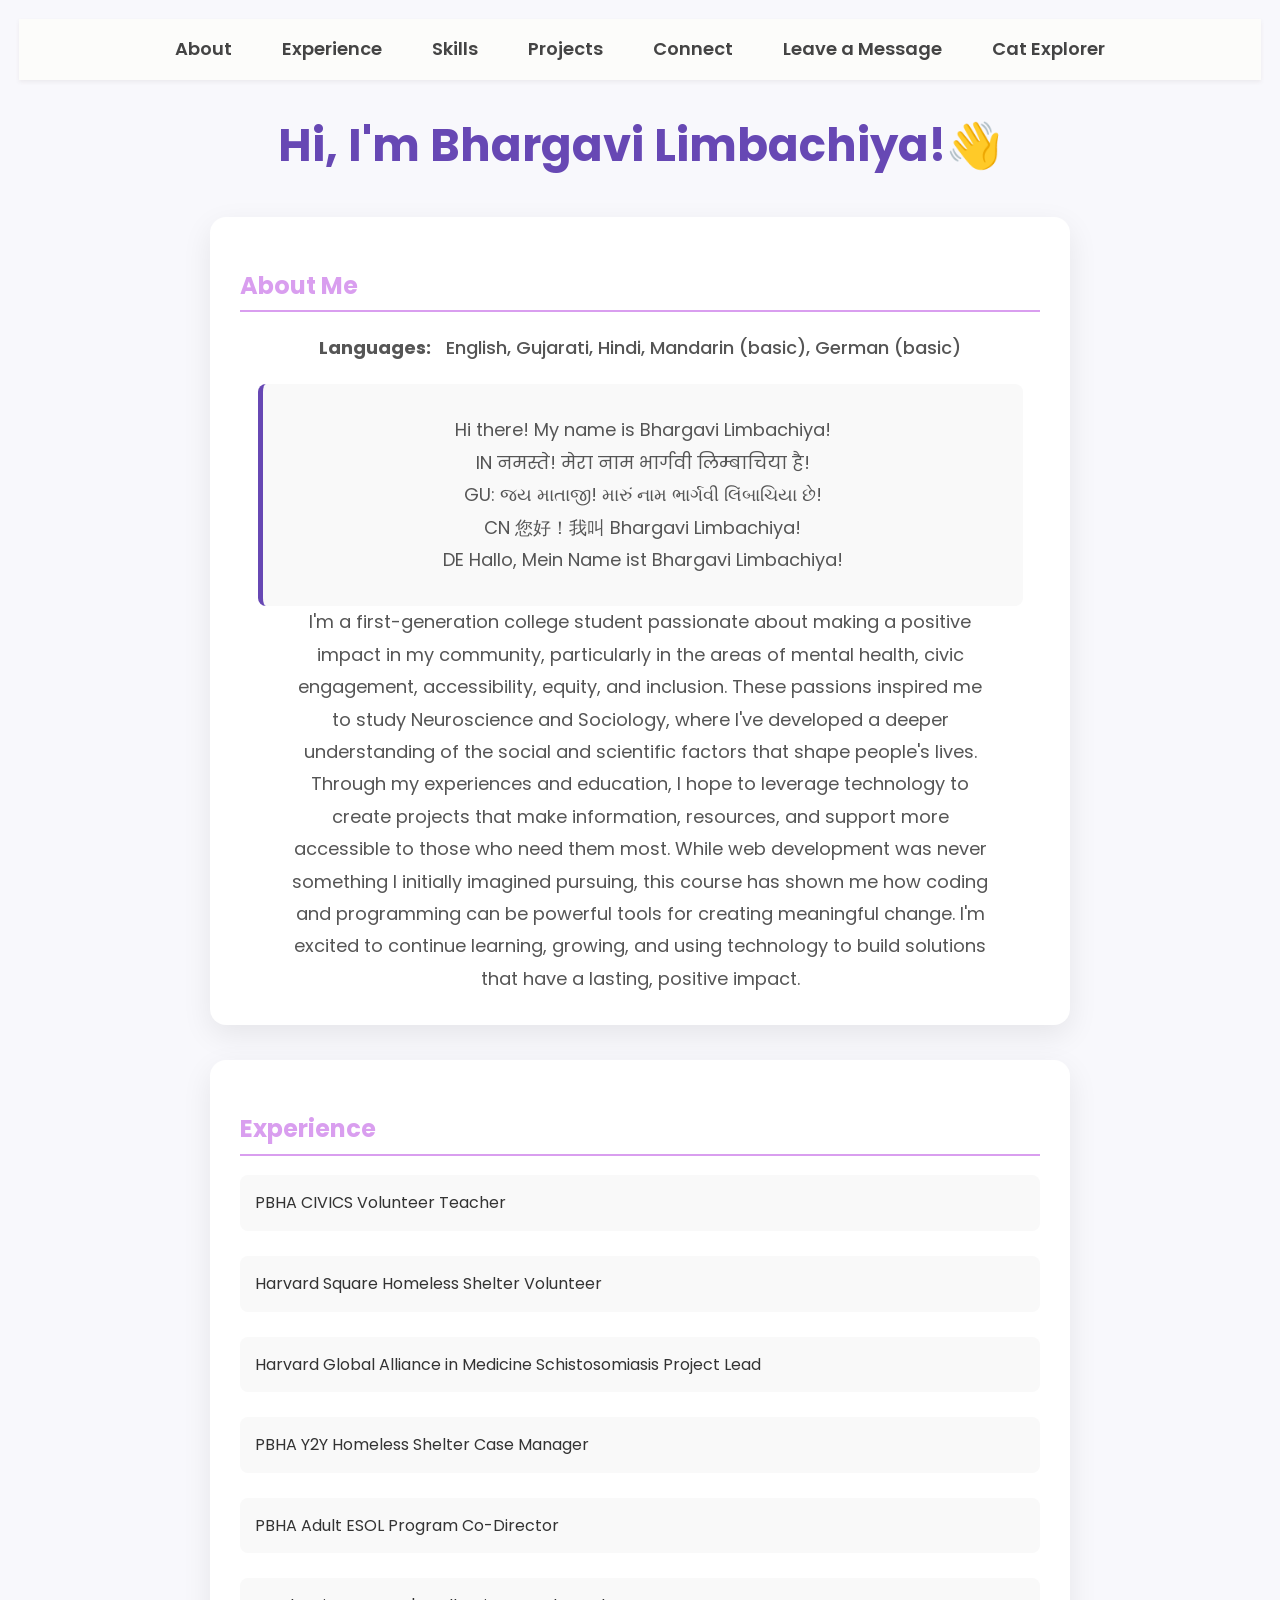
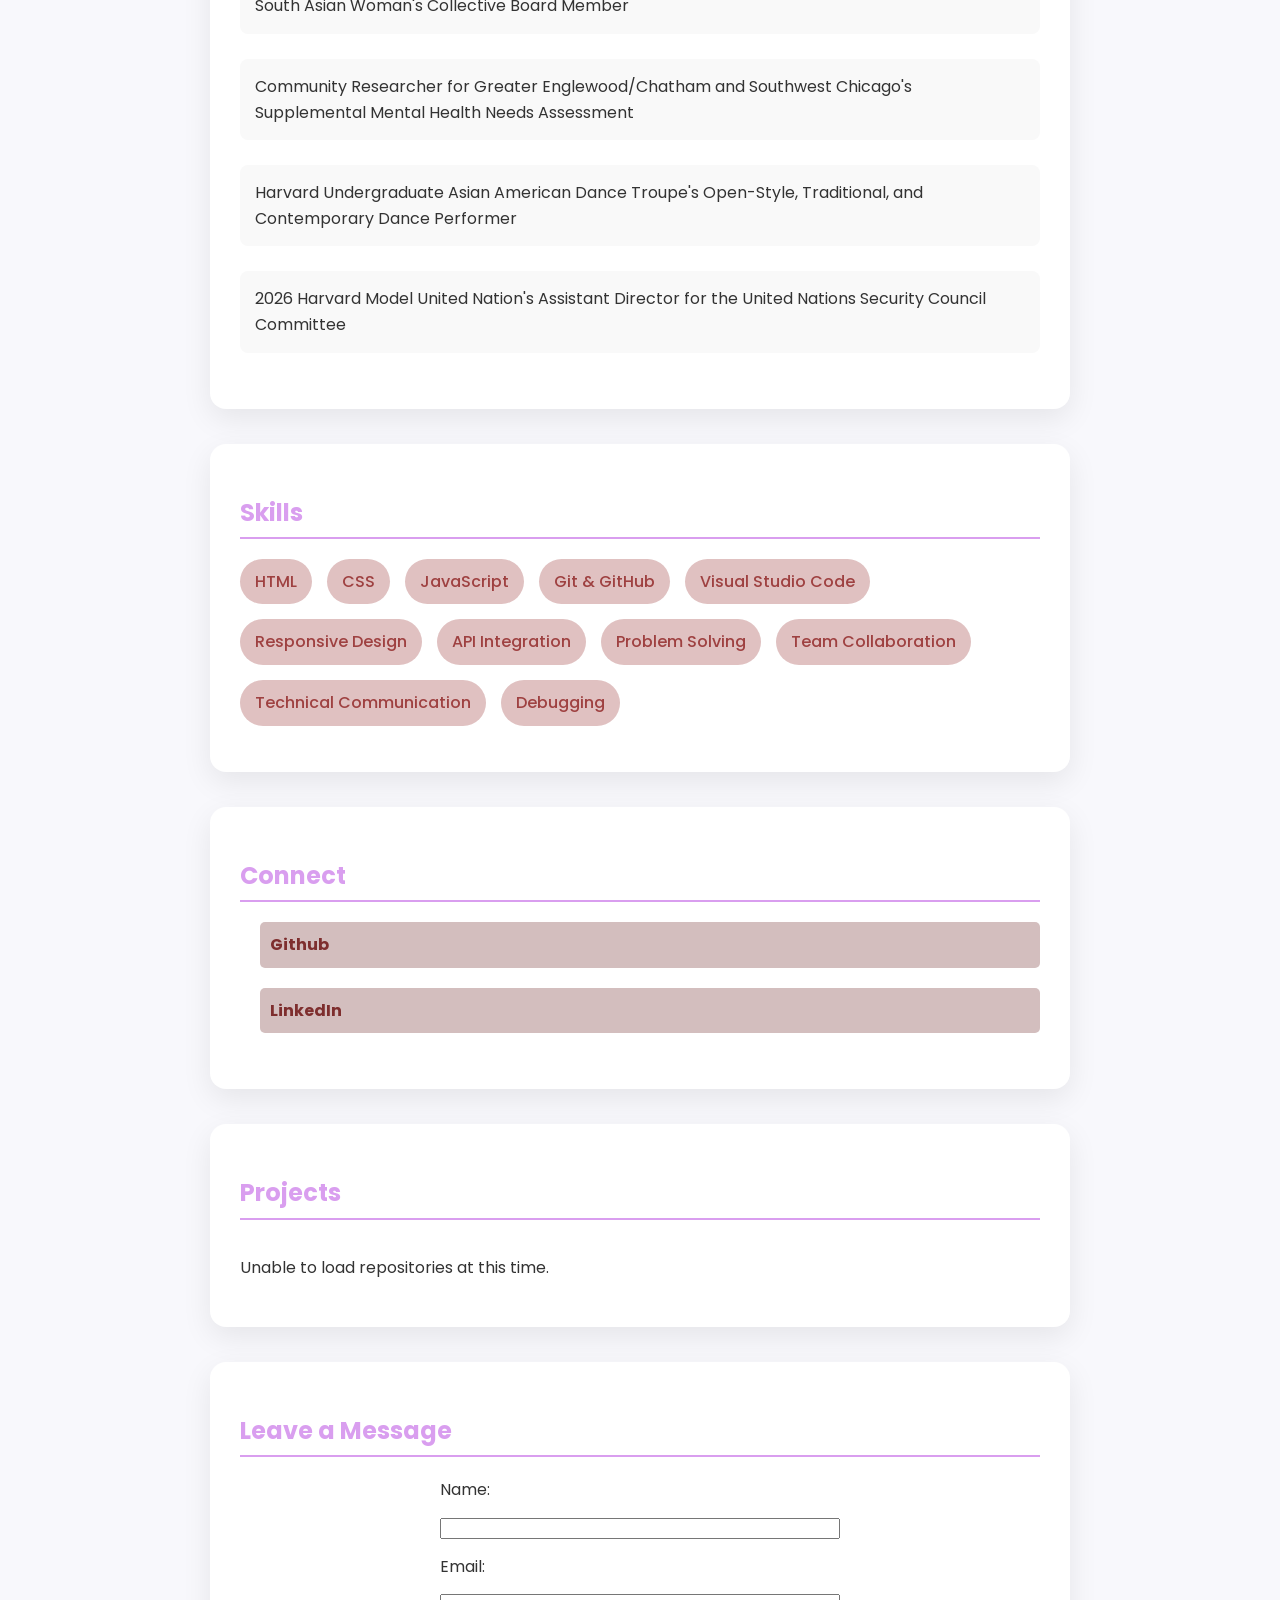
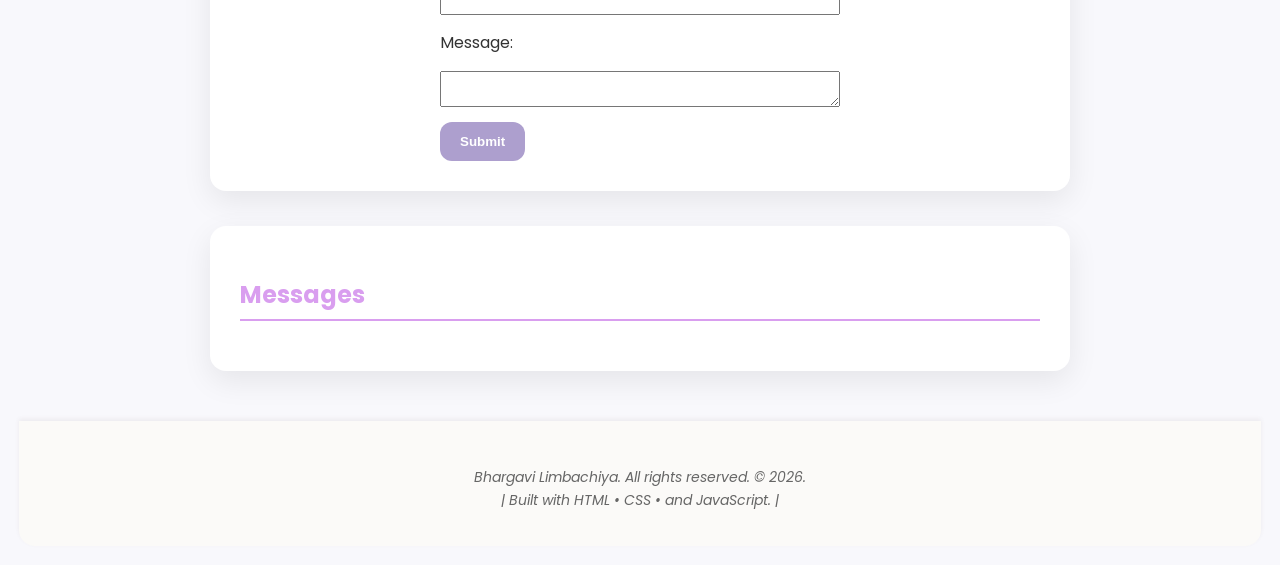
<file: index.html>
<!DOCTYPE html>
<html>

<head>
    <title>Bhargavi Limbachiya</title>

    <meta charset="UTF-8">
    <meta name="description" content="Personal Portfolio page">
    <meta name="viewport" content="width=device-width, initial-scale=1.0">

    <link rel="stylesheet" href="css/index.css">

    <link rel="preconnect" href="https://fonts.googleapis.com">
    <link rel="preconnect" href="https://fonts.gstatic.com" crossorigin>

    <link href="https://fonts.googleapis.com/css2?family=Poppins:wght@300;400;500;600;700&display=swap" rel="stylesheet">
    
</head>
<body>

     <nav>
        <a href="#About">About</a>
        <a href="#Experience">Experience</a>
        <a href="#skills">Skills</a> 
        <a href="#projects">Projects</a>
        <a href="#Connect">Connect</a>
        <a href="#leave-message">Leave a Message</a>

        <a href="openapi.html">Cat Explorer</a>
    </nav>
    
    <h1>Hi, I'm Bhargavi Limbachiya!👋</h1>

    <section id="About">
        <h2>About Me</h2>
        <p class="languages">
             <strong>Languages:</strong> English, Gujarati, Hindi, Mandarin (basic), German (basic) 
        </p>

        <div class="hello-box">

            <p>Hi there! My name is Bhargavi Limbachiya!</p>
            <p>IN नमस्ते! मेरा नाम भार्गवी लिम्बाचिया है! </p>
            <p>GU: જય માતાજી! મારું નામ ભાર્ગવી લિંબાચિયા છે!</p>
            <p>CN 您好！我叫 Bhargavi Limbachiya!</p>
            <p>DE Hallo, Mein Name ist Bhargavi Limbachiya!</p>
        </div>

        <p class = "about-text">
            I'm a first-generation college student passionate about making a positive impact in my community, particularly in the areas of mental health, civic engagement, accessibility, equity, and inclusion. These passions inspired me to study Neuroscience and Sociology, where I've developed a deeper understanding of the social and scientific factors that shape people's lives. Through my experiences and education, I hope to leverage technology to create projects that make information, resources, and support more accessible to those who need them most. While web development was never something I initially imagined pursuing, this course has shown me how coding and programming can be powerful tools for creating meaningful change. I'm excited to continue learning, growing, and using technology to build solutions that have a lasting, positive impact.</p>
    </section>

    <section id="Experience">
        <h2>Experience</h2>

        <ul>
            <li>PBHA CIVICS Volunteer Teacher</li>
            <li>Harvard Square Homeless Shelter Volunteer</li>
            <li>Harvard Global Alliance in Medicine Schistosomiasis Project Lead</li>
            <li>PBHA Y2Y Homeless Shelter Case Manager</li>
            <li>PBHA Adult ESOL Program Co-Director</li>
            <li>South Asian Woman's Collective Board Member</li>
            <li>Community Researcher for Greater Englewood/Chatham and Southwest Chicago's Supplemental Mental Health Needs Assessment</li>
            <li>Harvard Undergraduate Asian American Dance Troupe's Open-Style, Traditional, and Contemporary Dance Performer</li>
            <li>2026 Harvard Model United Nation's Assistant Director for the United Nations Security Council Committee</li>
        </ul>
    </section>

    <section id="skills">
        <h2>Skills</h2>

        <ul>
        </ul>
    </section>

    <section id="Connect">
        <h2>Connect</h2>

        <ul>
            <li>
                <a href="https://github.com/blimbachiya-design">Github</a>
            </li>

            <li>
                <a href="https://www.linkedin.com/in/bhargavi-limbachiya/">LinkedIn</a>
            </li>
        </ul>
    </section>

    <section id="projects">
        <h2>Projects</h2>
                
        <ul></ul>
    </section>

    <section id="leave-message">
        <h2>Leave a Message</h2>

        <form name="leave_message" id="leave_message">
            <label for="name">Name:</label>
            <input type="text" id="name" name="usersName" required>

            <label for="email">Email:</label>
            <input type="email" id="email" name="usersEmail" required>

            <label for="message">Message:</label>
            <textarea id="message" name="usersMessage" required></textarea>

            <button type="submit">Submit</button>
        </form>
    </section>

    <section id="messages">
        <h2>Messages</h2>
        <ul></ul>
    </section>

    <script src="js/index.js"></script>

</body>
</html>
</file>
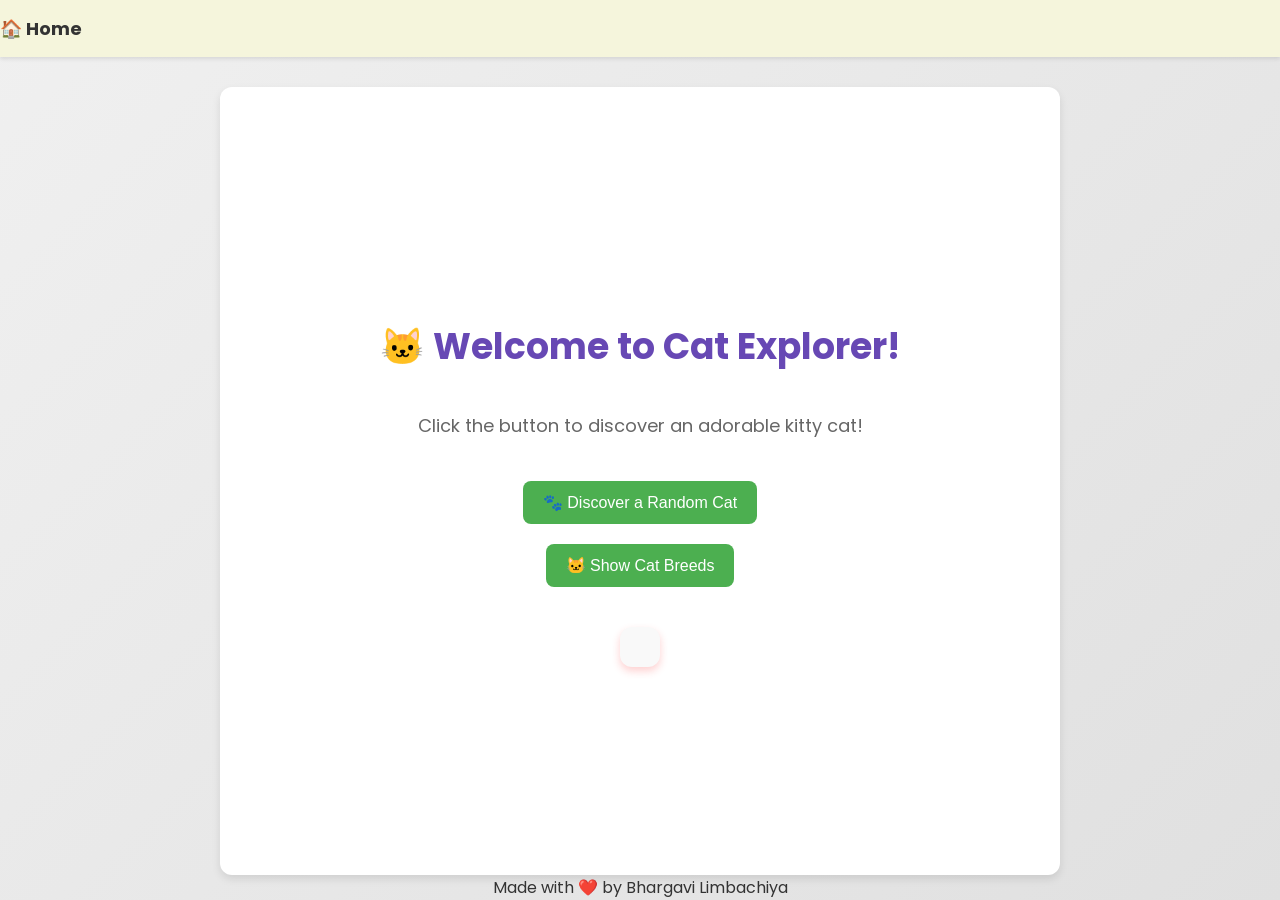
<file: openapi.html>
<!DOCTYPE html>
<html lang="en">

<head>
    <meta charset="UTF-8">
    <meta name="viewport" content="width=device-width, initial-scale=1.0">
    <title>Cat Explorer</title>

    <link rel="stylesheet" href="css/openapi.css">
    
    <link rel="preconnect" href="https://fonts.googleapis.com">
    <link rel="preconnect" href="https://fonts.gstatic.com" crossorigin>

    <link href="https://fonts.googleapis.com/css2?family=Poppins:wght@300;400;500;600;700&display=swap" rel="stylesheet">
    
</head>
<body>

    <nav>
        <a href="index.html">🏠 Home</a>
    </nav>

<main>

    <h1>🐱 Welcome to Cat Explorer!</h1>
    <p>
        Click the button to discover an adorable kitty cat!
    </p>

    <button id="random-cat-btn"> 🐾 Discover a Random Cat</button>
    <button id="breed-btn"> 🐱 Show Cat Breeds</button>

    <section id="cat-container">
        <!-- Cat image and info will be displayed here -->
    </section>
</main> 

<footer>
    Made with ❤️ by Bhargavi Limbachiya
</footer>

    <script src="js/openapi.js"></script>
</body>

</html>
</file>
<file: css/index.css>
body {
    background-color: #f8f8fc;
    color: #333;
    font-family: 'Poppins', sans-serif;
    margin: 0;
    padding: 19px;
    line-height: 1.6;
}

nav {
    position: sticky;
    top: 0;

    display: flex;
    justify-content: center;
    gap: 20px;
    background-color: #fcfcfa;
    backdrop-filter: blur(10px);
    padding: 16px;
    box-shadow: 0 2px 4px rgba(104, 85, 85, 0.082);
    text-align: center;
    z-index: 1000;
}

nav a {
    color: #444;
    text-decoration: none;
    font-size: 18px;
    margin: 0 15px;
    font-weight: 600;
    transition: color 0.3s ease;
}

nav a:hover {
    color: #9785ba;
}

h1 {
    color: #6748b4;
    text-align: center;
    font-size: 45px;
    margin-top: 30px;
}

#hero {
    text-align: center;
    background-color: #f3edff;
    padding: 30px;
    border-radius: 12px;
    margin-top: 30px;
    box-shadow: 0 4px 8px rgba(248, 6, 6, 0.187);
}

#hero p {
    text-align: center;
    font-size: 20px;
    color: #666;
    margin-top: 10px;
}

h2 {
    color: #d99eef;
    margin-top: 20px;
    border-bottom: 2px solid #d99eef;
    padding-bottom: 5px;
}

section {
    margin: 35px auto;
    max-width: 800px;
    padding: 30px;
    background: #ffffff;
    border-radius: 16px;
    box-shadow: 0 10px 30px rgba(0, 0, 0, 0.08);
    transition: transform 0.3s ease, box-shadow 0.3s ease;
}

section:hover {
    transform: translateY(-5px);
    box-shadow: 0 15px 40px rgba(0, 0, 0, 0.12);
}

.languages {
    display: flex;
    flex-wrap: wrap;
    gap: 15px;
    justify-content: center;
    margin-top: 20px;
    font-size: 16px;
    font-weight: 500;
    color: #850e0eb7;
    margin-bottom: 20px;
}

.hello-box {
    background-color: #f9f9f9;
    padding: 30px;
    border-left: 5px solid #6748b4;
    border-radius: 8px;
    margin:auto;
    margin-top: 20px;
    font-size: 22px;
    color: #555;
    max-width: 700px;
}

.hello-box strong {
    color: #6748b4;
    font-weight: 600;
}

.hello-box p {
    margin-top: 10px;
    font-size: 18px;
    color: #666;
    line-height: 1.6;
}

.about-text {
    font-size: 18px;
    margin: 12px 0;
    color: #555;
    line-height: 1.8;
    text-align: center;
    max-width: 700px;
    margin: 0 auto;
}    

#Experience ul {
    display: flex;
    flex-direction: column;
    gap: 15px;
    padding:0%;
}

#Experience li {
    display: flex;
    justify-content: space-between;
    align-items: center;
    background-color: #f9f9f9;
    padding: 15px;
    border-radius: 8px;
    list-style-type: none;
    margin-bottom: 10px;
}

#Connect ul {
    display: flex;
    flex-direction: column;
    gap: 10px;
    padding:0%;
    list-style-type: square;
    padding-left: 20px;
}

#Connect li {
    background-color: #d3bebe;
    padding: 10px;
    border-radius: 5px;
    list-style-type: none;
    margin-bottom: 10px;
}

#Connect li a {
    color: #660606c8;
    text-decoration: none;
    font-weight: bold;
}

#skills ul {
    display: flex;
    flex-wrap: wrap;
    gap: 15px;
    padding:0%;
}

#skills li {
    list-style-type: none;
    background-color: #e0c1c1;
    padding: 10px 15px;
    color: #850e0eb7;
    border-radius: 999px;
    font-weight: 500;
}

#skills li:hover {
    background-color: #d99eef;
    color: #fff;
    transform: translateY(-2px);
    box-shadow: 0 4px 8px rgba(0, 0, 0, 0.1);
}

#projects ul {
    display: grid;
    grid-template-columns: repeat(auto-fit, minmax(300px, 1fr));
    gap: 15px;
    padding:0%;
}

#projects li {
    background-color: #f8f8fc;
    padding: 18px;
    border-radius: 12px;
    list-style-type: none;
    box-shadow: 0 4px 8px rgba(0, 0, 0, 0.1);
    transition: transform 0.3s ease, box-shadow 0.3s ease;
}

#projects li:hover {
    transform: translateY(-5px);
    box-shadow: 0 10px 20px rgba(0, 0, 0, 0.15);
}

#projects a{
    text-decoration: none;
    color: #6748b4;
    font-weight: 600;
    font-size: 18px;
    transition: color 0.3s ease;
}

#projects a:hover {
    color: #9785ba;
}

a {
    transition: color 0.3s ease;
}

a:hover {
    color: #c9c0d9;
    opacity: 0.8;
}

#About p {
    font-size: 18px;
    color: #555;
    line-height: 1.8;
    text-align: center;
    max-width: 700px;
    margin: 0 auto;
}

form {
    display: flex;
    flex-direction: column;
    gap: 15px;
    max-width: 400px;
    margin: 0 auto;
}

input:focus, textarea:focus {
    outline: none;
    border-color: #baa7ea;
    box-shadow: 0 0 5px rgba(103, 72, 180, 0.5);
    padding: 10px;
    border: 1px solid #ccc;
    border-radius: 5px;
    font-size: 16px;
}

button {
    width: fit-content;
    padding: 12px 20px;
    background-color: #ad9fce;
    color: #fff;
    border: none;
    border-radius: 12px;
    font-weight: 600;
    transition: background-color 0.3s ease;
    cursor: pointer;
}

button:hover {
    background-color: #2e1954;
    transform: translateY(-2px);
}

#messages button {
    background-color: #4CAF50;
    color: white;
    padding: 12px 20px;
    font-size: 16px;
    margin: 10px;
    margin-left: 10px;
    border: none;
    border-radius: 8px;
    cursor: pointer;
    transition: background-color 0.3s ease;
}

#messages li {
    background-color: #f9f9f9;
    flex-wrap: wrap;
    display: flex;
    justify-content: space-between;
    align-items:center;
    padding: 15px;
    gap: 10px;
    border-radius: 8px;
    margin-bottom: 10px;
    list-style-type: none;
    box-shadow: 0 4px 8px rgba(0, 0, 0, 0.1);
}

footer {
    text-align: center;
    padding: 35px;
    background-color: #fbfaf8;
    color: #666;
    margin-top: 50px;
    border-top: none;
    border-radius: 0 0 16px 16px;
    box-shadow: 0 -2px 4px rgba(104, 85, 85, 0.082);
}

footer p {
    margin: 0;
    font-size: 14px;
    color: #666;
    line-height: 1.6;
}

footer p:last-child {
    margin-top: 10px;
    font-size: 14px;
    color: #666;
    font-style: italic;
}
</file>
<file: css/openapi.css>
body {
    font-family: 'Poppins', sans-serif;
    background: linear-gradient(135deg, #f0f0f0, #e0e0e0);
    color: #333;
    margin: 0;
    min-height: 100vh;
    display: flex;
    flex-direction: column;
    align-items: center;
    text-align: center;
    background-color: #f0f0f0;
}

nav {
    width: 100%;
    display: flex;
    background: beige;
    padding: 15px 0;
    box-shadow: 0 2px 4px rgba(0, 0, 0, 0.1);
    margin-bottom: 30px;
}

nav a {
    text-decoration: none;
    color: #333;
    font-weight: bold;
    font-size: 18px;
    transition: color 0.3s ease;
}

nav a:hover {
    color: #6748b4;
}

main {
    flex: 1;
    display: flex;
    flex-direction: column;
    justify-content: center;
    align-items: center;
    width: 100%;
    max-width: 800px;
    padding: 40px 20px;
    background-color: #fff;
    border-radius: 12px;
    box-shadow: 0 4px 8px rgba(0, 0, 0, 0.1);
}

h1 {
    font-size: 36px;
    color: #6748b4;
    margin-bottom: 20px;
}

p {
    font-size: 18px;
    color: #666;
    line-height: 1.6;
    margin-bottom: 30px;
    max-width: 600px;
}

button {
    background-color: #4CAF50;
    color: white;
    padding: 12px 20px;
    font-size: 16px;
    margin: 10px;
    border: none;
    border-radius: 8px;
    cursor: pointer;
    transition: background-color 0.3s ease;
}

button:hover {
    background-color: #45a049;
    transform: translateY(-2px);
    box-shadow: 0 4px 8px rgba(0, 0, 0, 0.2);
}
#cat-container {
    margin-top: 30px;
    display: flex;
    flex-direction: column;
    align-items: center;
    justify-content: center;
    text-align: center;
    gap: 20px;
    padding: 20px;
    background: #f9f9f9;
    border-radius: 12px;
    box-shadow: 0 4px 8px rgba(248, 6, 6, 0.187);
    max-width: 700px;
}

img {
    width: 100%;
    max-width: 400px;
    border-radius: 20px;
    box-shadow: 0 4px 8px rgba(0, 0, 0, 0.1);
    margin-top: 25px;
}

#cat-container h2,
#cat-container h3 {
    color: #8b7ab4;
    margin-bottom: 10px;
}

#cat-container p {
    font-size: 18px;
    color: #555;
    margin: 0;
    line-height: 1.5;
}
</file>
